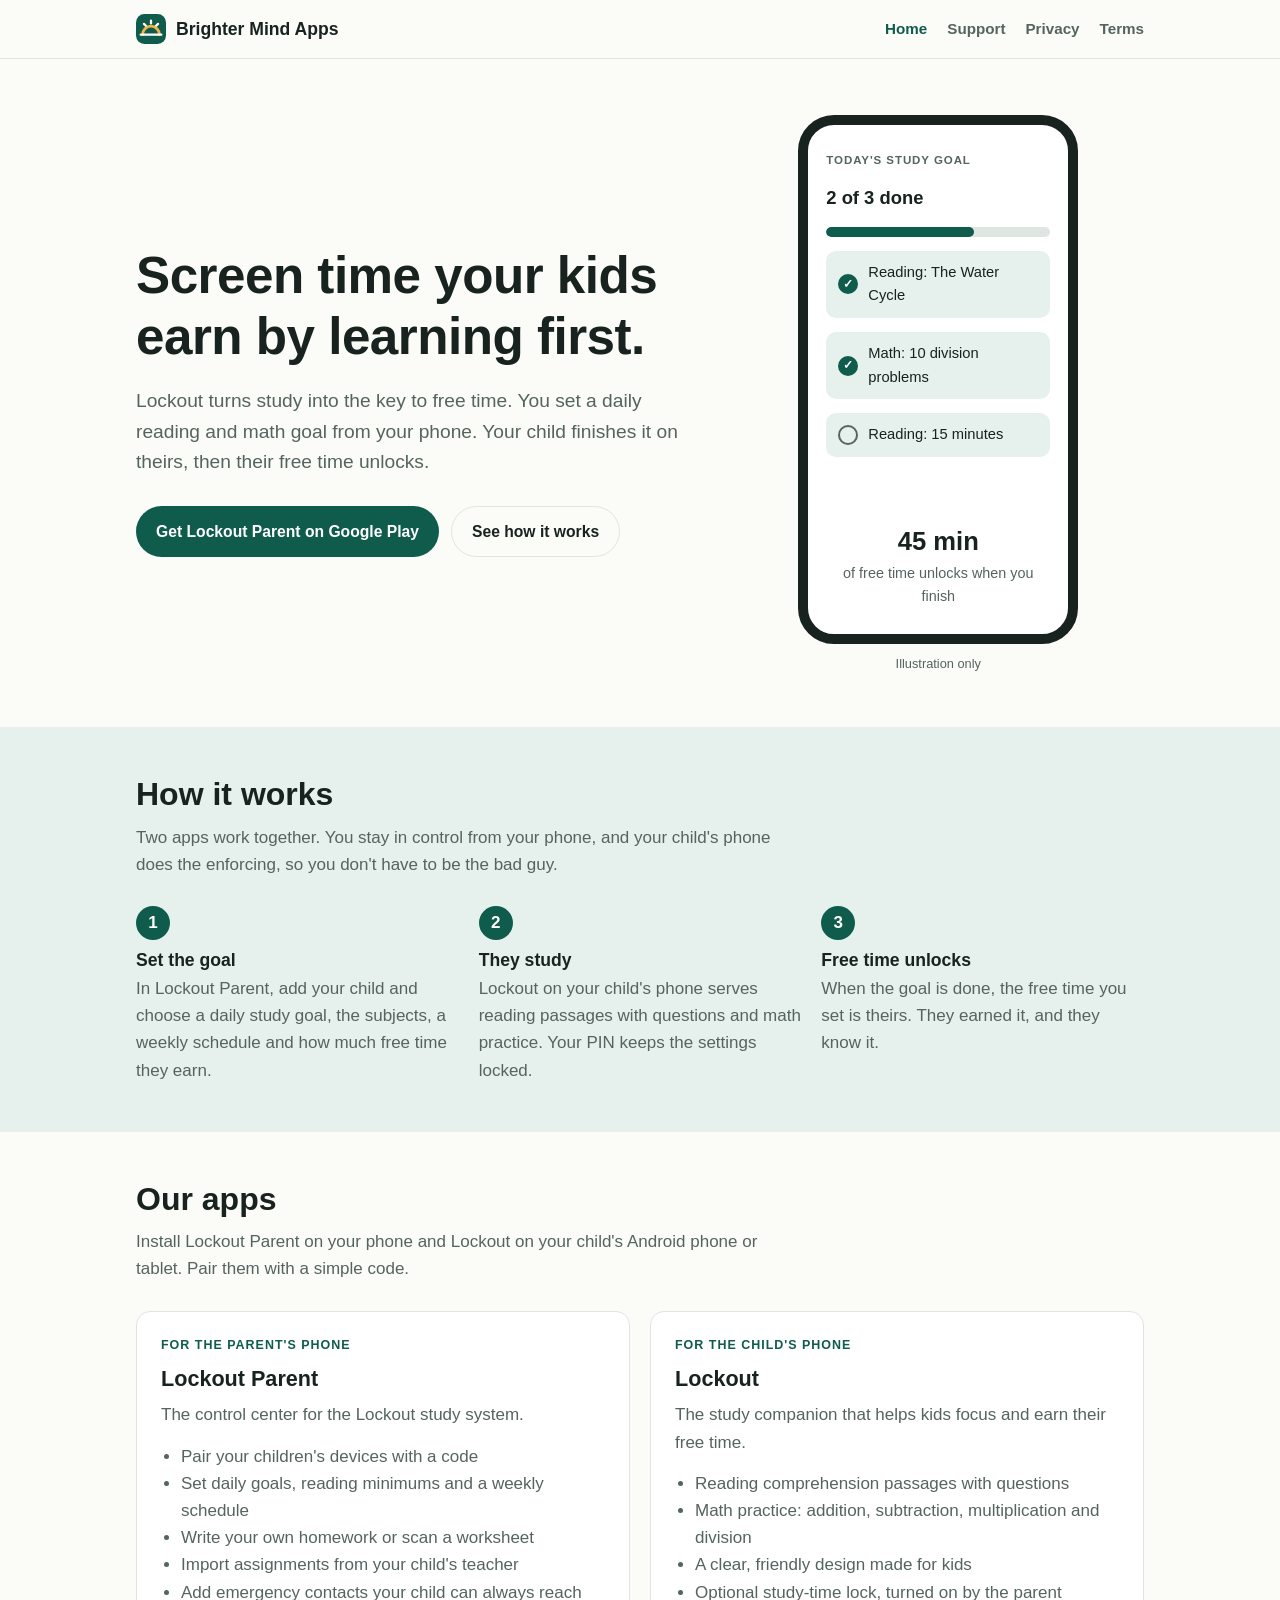
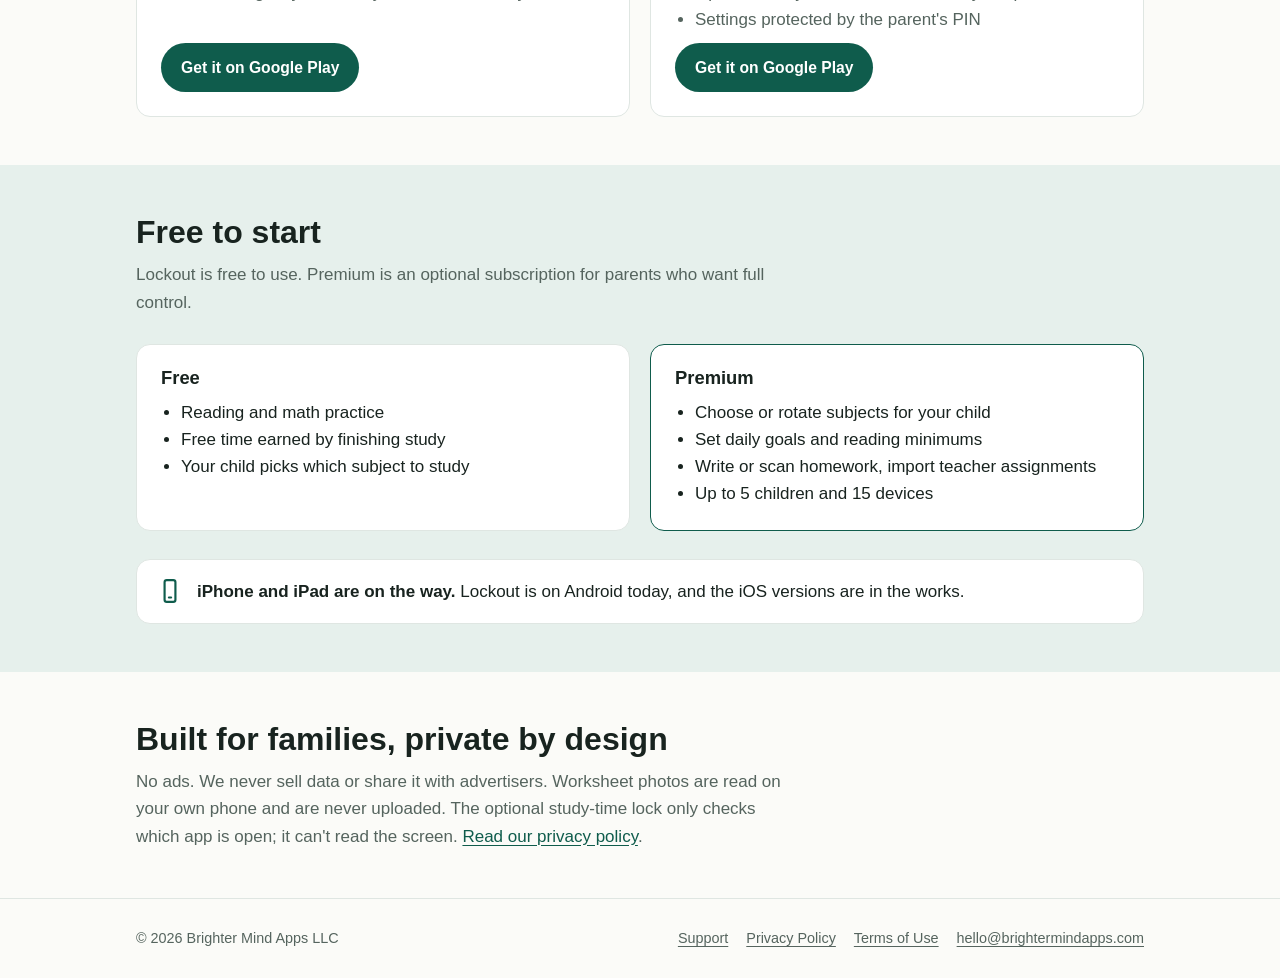
<file: index.html>
<!DOCTYPE html>
<html lang="en">
<head>
<meta charset="utf-8">
<meta name="viewport" content="width=device-width, initial-scale=1, viewport-fit=cover">
<title>Brighter Mind Apps</title>
<meta name="description" content="Lockout and Lockout Parent: kids earn screen time by finishing reading and math goals their parent sets.">
<link rel="stylesheet" href="style.css">
</head>
<body>
<header class="site-head">
  <div class="wrap">
    <a class="brand" href="./"><svg class="brand-mark" viewBox="0 0 32 32" aria-hidden="true"><rect width="32" height="32" rx="9" fill="var(--accent)"/><path d="M7 22a9 9 0 0 1 18 0" fill="none" stroke="var(--sun)" stroke-width="3" stroke-linecap="round"/><path d="M16 7v3M8.5 10.5l2 2M23.5 10.5l-2 2" stroke="var(--accent-ink)" stroke-width="2.4" stroke-linecap="round"/><path d="M5 22h22" stroke="var(--accent-ink)" stroke-width="2.4" stroke-linecap="round"/></svg>Brighter Mind Apps</a>
    <nav class="nav" aria-label="Main">
      <a href="./" aria-current="page">Home</a>
      <a href="support/">Support</a>
      <a href="privacy/">Privacy</a>
      <a href="terms/">Terms</a>
    </nav>
  </div>
</header>
<main>
<section class="hero">
  <div class="wrap">
    <div>
      <h1>Screen time your kids earn by learning first.</h1>
      <p class="lead">Lockout turns study into the key to free time. You set a daily reading and math goal from your phone. Your child finishes it on theirs, then their free time unlocks.</p>
      <div class="hero-actions">
        <a class="btn btn-primary" href="https://play.google.com/store/apps/details?id=com.brightermindapps.lockoutparent">Get Lockout Parent on Google Play</a>
        <a class="btn btn-ghost" href="#how-it-works">See how it works</a>
      </div>
    </div>
    <div>
      <div class="phone" role="img" aria-label="Illustration of the Lockout app on a child's phone: today's study goal is two of three tasks done, with 45 minutes of free time waiting to unlock.">
        <span class="eyebrow">Today's study goal</span>
        <span class="goal">2 of 3 done</span>
        <div class="meter"><span></span></div>
        <div class="task"><span class="tick done">&#10003;</span>Reading: The Water Cycle</div>
        <div class="task"><span class="tick done">&#10003;</span>Math: 10 division problems</div>
        <div class="task"><span class="tick open"></span>Reading: 15 minutes</div>
        <div class="unlock"><strong>45 min</strong>of free time unlocks when you finish</div>
      </div>
      <p class="figure-note">Illustration only</p>
    </div>
  </div>
</section>

<section class="band alt" id="how-it-works">
  <div class="wrap">
    <h2>How it works</h2>
    <p class="intro">Two apps work together. You stay in control from your phone, and your child's phone does the enforcing, so you don't have to be the bad guy.</p>
    <ol class="steps">
      <li>
        <h3>Set the goal</h3>
        <p>In Lockout Parent, add your child and choose a daily study goal, the subjects, a weekly schedule and how much free time they earn.</p>
      </li>
      <li>
        <h3>They study</h3>
        <p>Lockout on your child's phone serves reading passages with questions and math practice. Your PIN keeps the settings locked.</p>
      </li>
      <li>
        <h3>Free time unlocks</h3>
        <p>When the goal is done, the free time you set is theirs. They earned it, and they know it.</p>
      </li>
    </ol>
  </div>
</section>

<section class="band" id="apps">
  <div class="wrap">
    <h2>Our apps</h2>
    <p class="intro">Install Lockout Parent on your phone and Lockout on your child's Android phone or tablet. Pair them with a simple code.</p>
    <div class="apps">
      <article class="app">
        <span class="where">For the parent's phone</span>
        <h3>Lockout Parent</h3>
        <p>The control center for the Lockout study system.</p>
        <ul>
          <li>Pair your children's devices with a code</li>
          <li>Set daily goals, reading minimums and a weekly schedule</li>
          <li>Write your own homework or scan a worksheet</li>
          <li>Import assignments from your child's teacher</li>
          <li>Add emergency contacts your child can always reach</li>
        </ul>
        <a class="btn btn-primary" href="https://play.google.com/store/apps/details?id=com.brightermindapps.lockoutparent">Get it on Google Play</a>
      </article>
      <article class="app">
        <span class="where">For the child's phone</span>
        <h3>Lockout</h3>
        <p>The study companion that helps kids focus and earn their free time.</p>
        <ul>
          <li>Reading comprehension passages with questions</li>
          <li>Math practice: addition, subtraction, multiplication and division</li>
          <li>A clear, friendly design made for kids</li>
          <li>Optional study-time lock, turned on by the parent</li>
          <li>Settings protected by the parent's PIN</li>
        </ul>
        <a class="btn btn-primary" href="https://play.google.com/store/apps/details?id=com.brightermindapps.lockout">Get it on Google Play</a>
      </article>
    </div>
  </div>
</section>

<section class="band alt" id="plans">
  <div class="wrap">
    <h2>Free to start</h2>
    <p class="intro">Lockout is free to use. Premium is an optional subscription for parents who want full control.</p>
    <div class="plans">
      <div class="plan">
        <h3>Free</h3>
        <ul>
          <li>Reading and math practice</li>
          <li>Free time earned by finishing study</li>
          <li>Your child picks which subject to study</li>
        </ul>
      </div>
      <div class="plan premium">
        <h3>Premium</h3>
        <ul>
          <li>Choose or rotate subjects for your child</li>
          <li>Set daily goals and reading minimums</li>
          <li>Write or scan homework, import teacher assignments</li>
          <li>Up to 5 children and 15 devices</li>
        </ul>
      </div>
    </div>
    <div class="note-strip">
      <svg viewBox="0 0 24 24" fill="none" stroke="currentColor" stroke-width="2" stroke-linecap="round" stroke-linejoin="round" aria-hidden="true"><rect x="7" y="2" width="10" height="20" rx="2"/><path d="M11 18h2"/></svg>
      <p><strong>iPhone and iPad are on the way.</strong> Lockout is on Android today, and the iOS versions are in the works.</p>
    </div>
  </div>
</section>

<section class="band" id="privacy-promise">
  <div class="wrap">
    <h2>Built for families, private by design</h2>
    <p class="intro">No ads. We never sell data or share it with advertisers. Worksheet photos are read on your own phone and are never uploaded. The optional study-time lock only checks which app is open; it can't read the screen. <a href="privacy/">Read our privacy policy</a>.</p>
  </div>
</section>

</main>
<footer class="site-foot">
  <div class="wrap">
    <span>&copy; 2026 Brighter Mind Apps LLC</span>
    <nav aria-label="Footer">
      <a href="support/">Support</a>
      <a href="privacy/">Privacy Policy</a>
      <a href="terms/">Terms of Use</a>
      <a href="mailto:hello@brightermindapps.com">hello@brightermindapps.com</a>
    </nav>
  </div>
</footer>
</body>
</html>
</file>
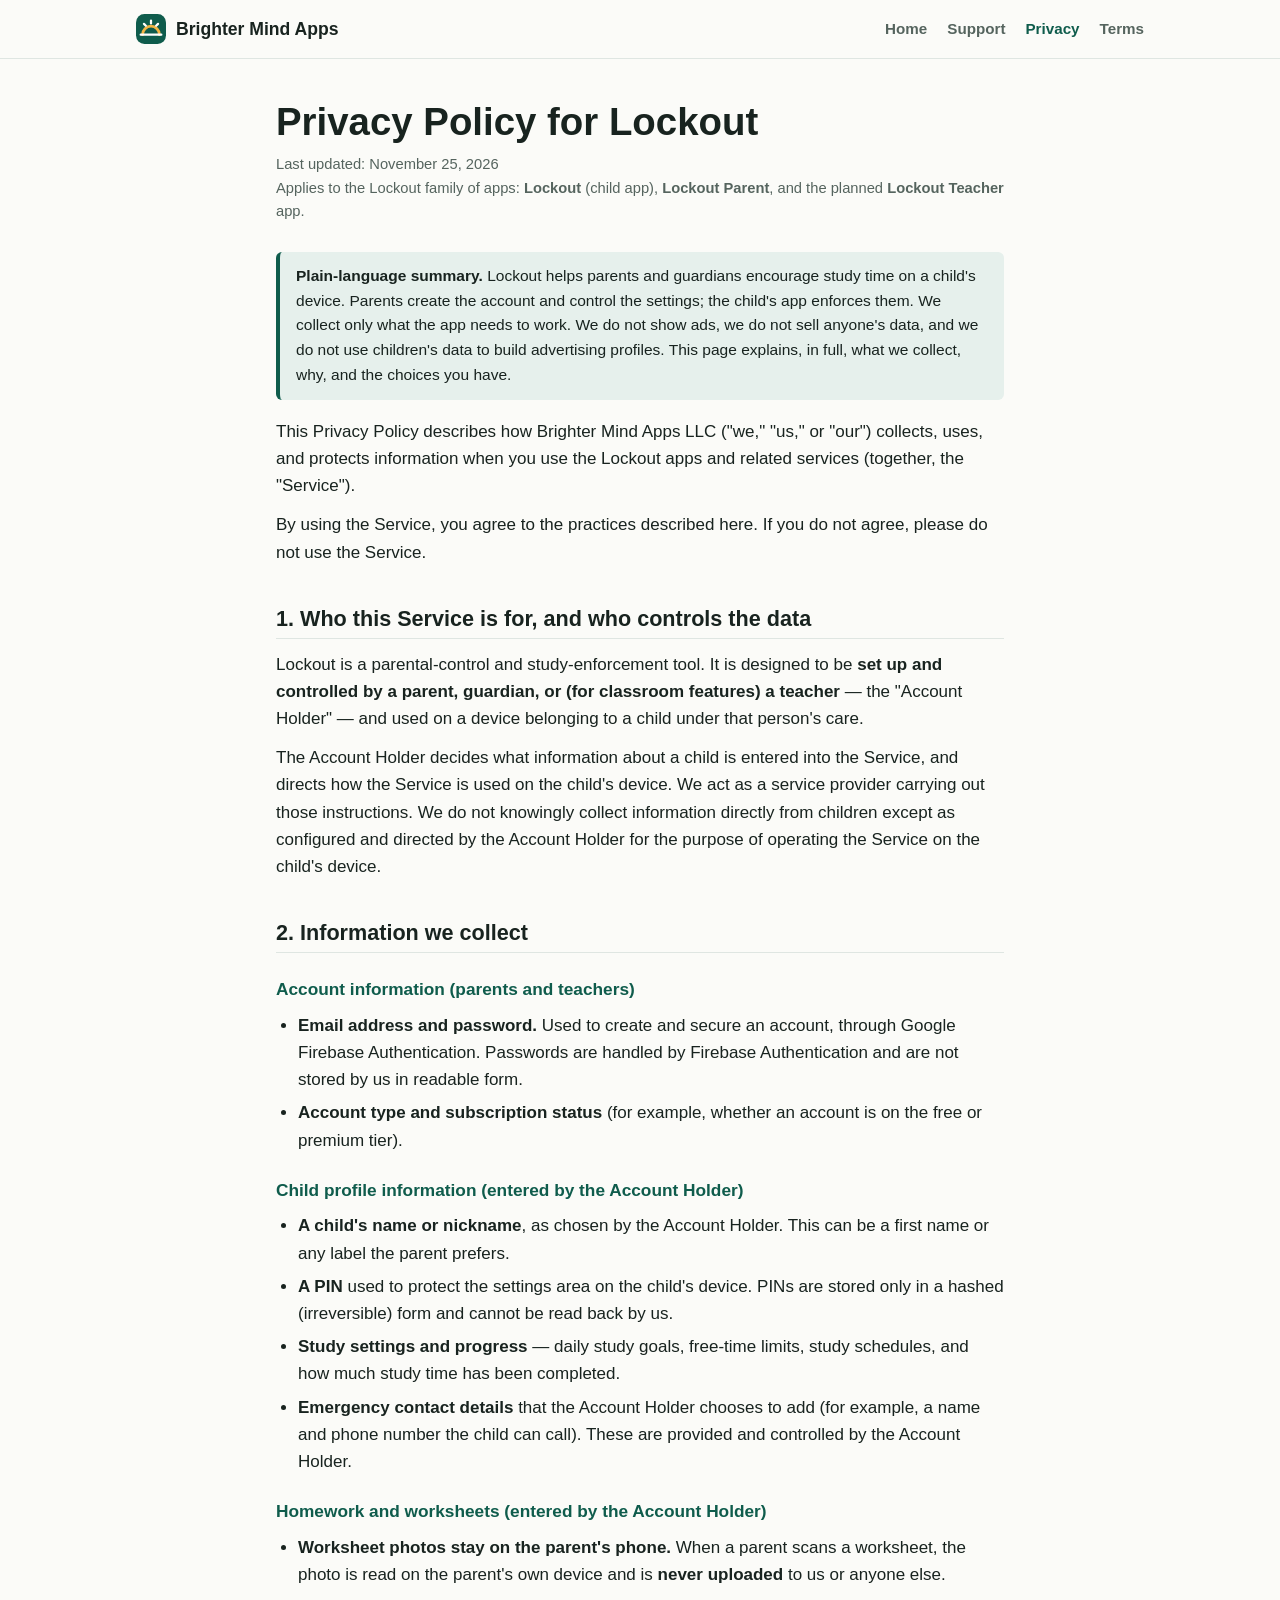
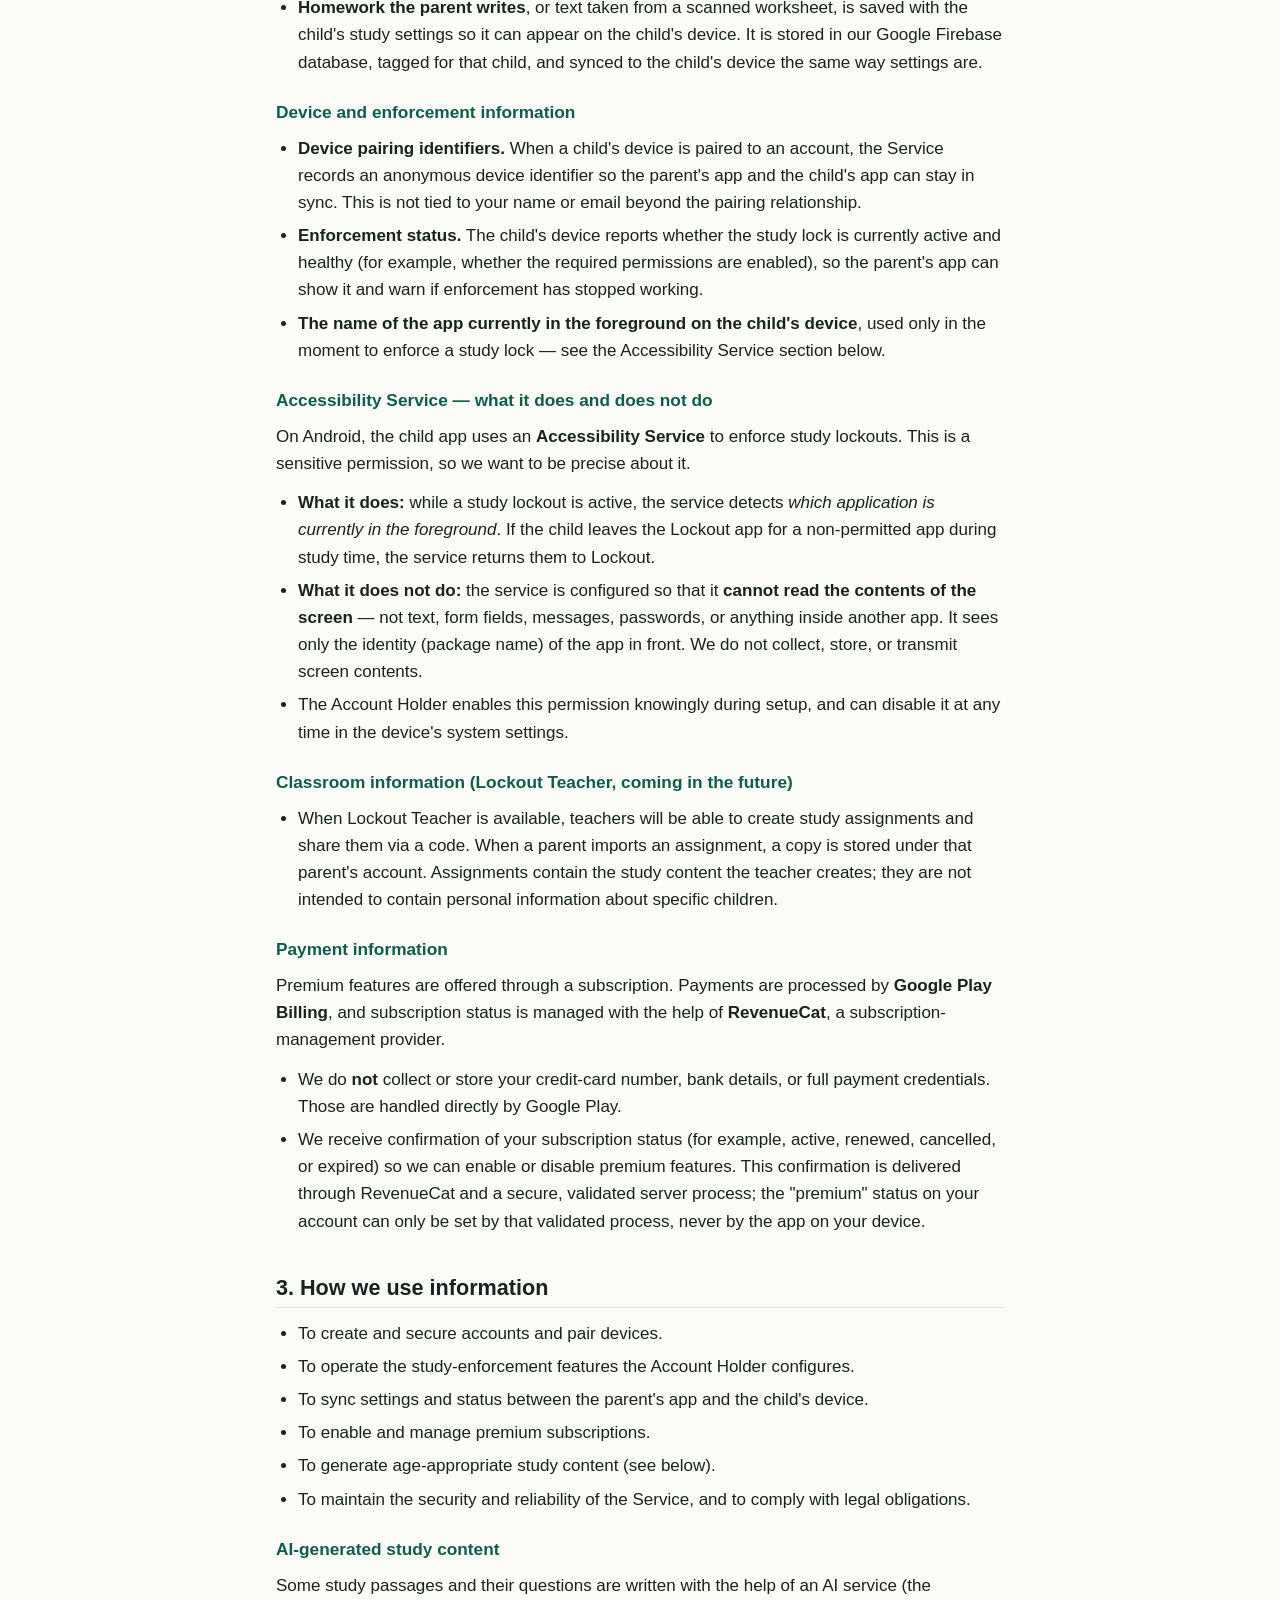
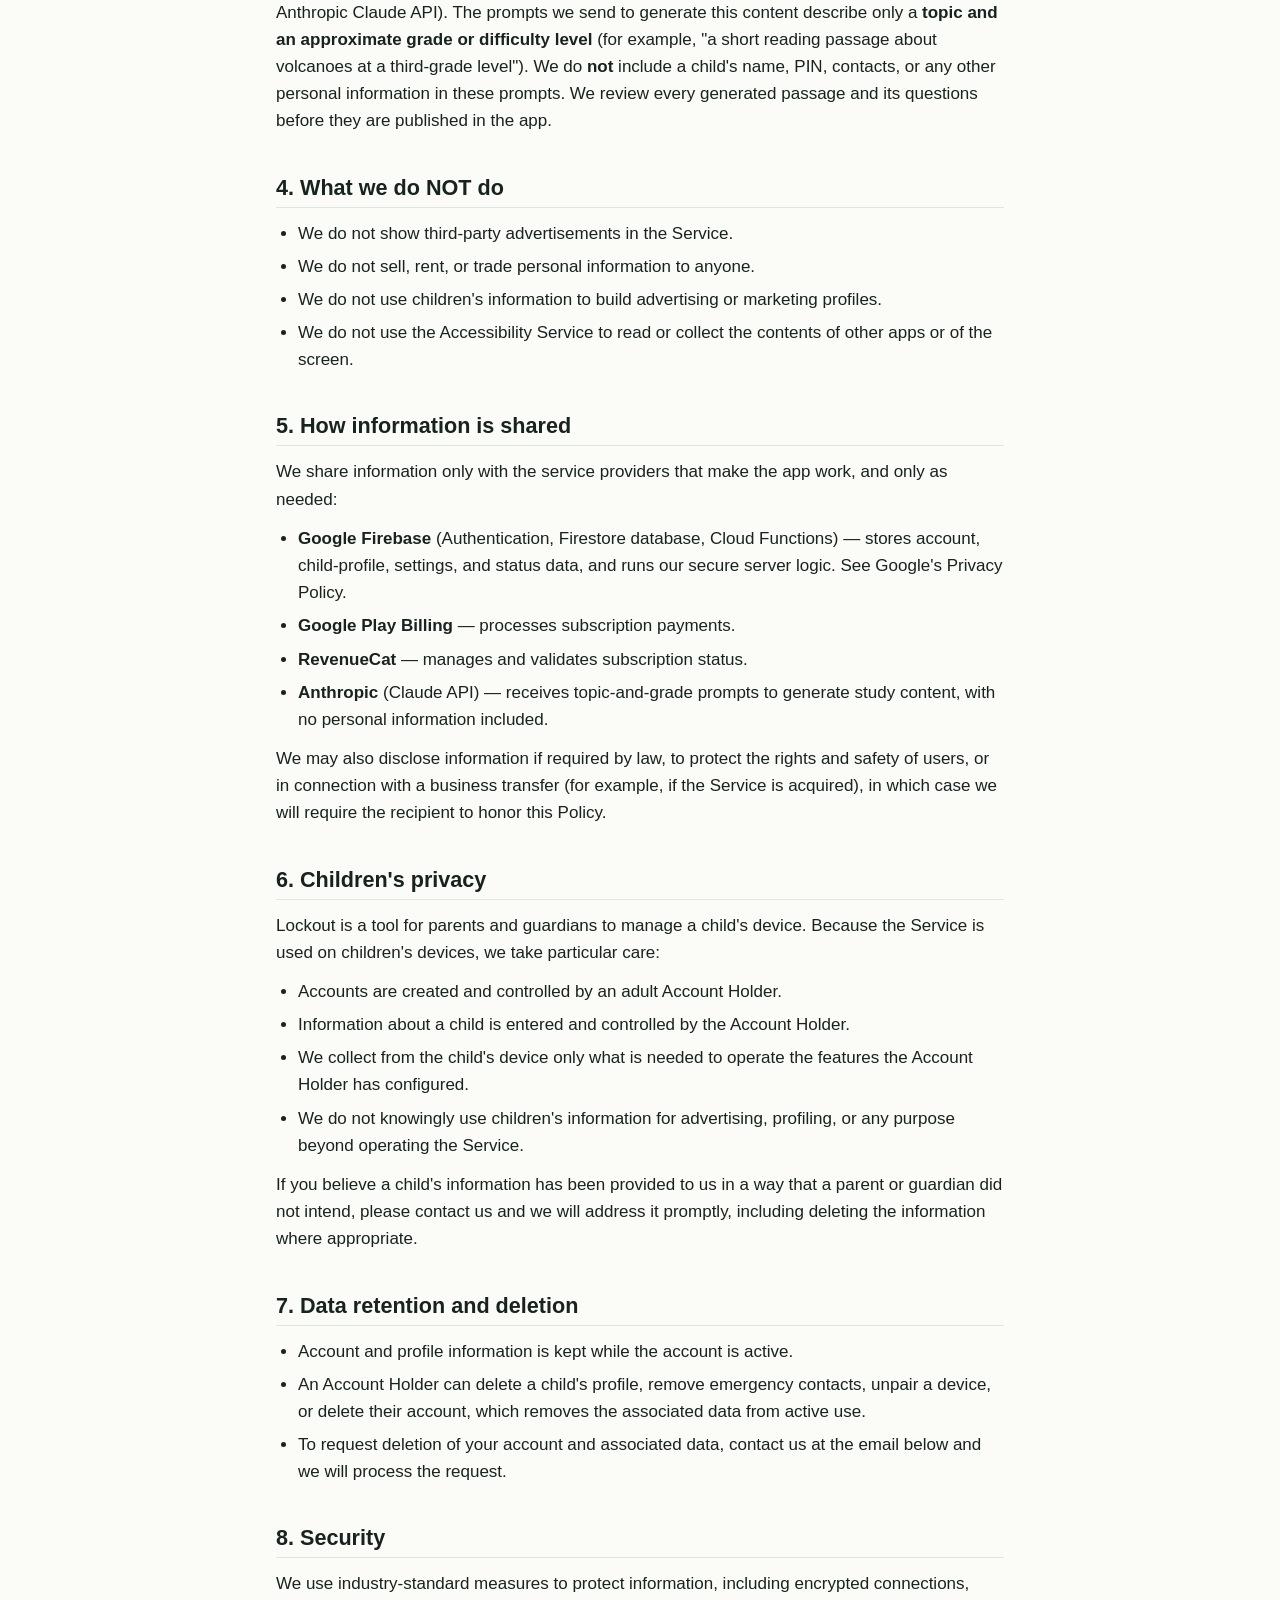
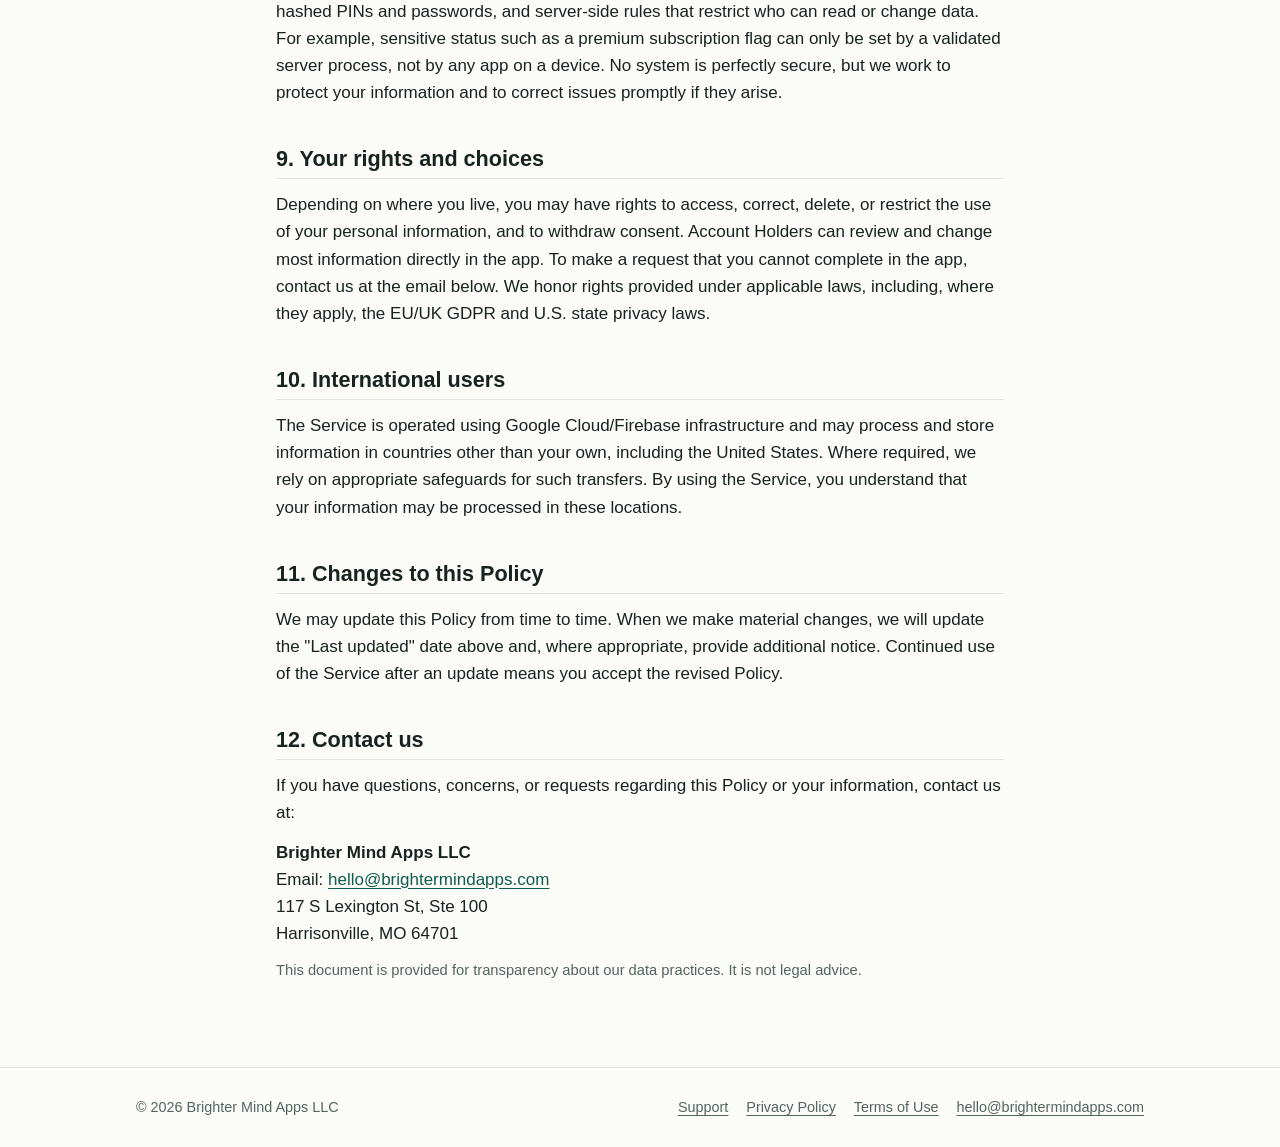
<file: privacy/index.html>
<!DOCTYPE html>
<html lang="en">
<head>
<meta charset="utf-8">
<meta name="viewport" content="width=device-width, initial-scale=1, viewport-fit=cover">
<title>Privacy Policy | Brighter Mind Apps</title>
<meta name="description" content="How the Lockout apps collect, use and protect information.">
<link rel="stylesheet" href="../style.css">
</head>
<body>
<header class="site-head">
  <div class="wrap">
    <a class="brand" href="../"><svg class="brand-mark" viewBox="0 0 32 32" aria-hidden="true"><rect width="32" height="32" rx="9" fill="var(--accent)"/><path d="M7 22a9 9 0 0 1 18 0" fill="none" stroke="var(--sun)" stroke-width="3" stroke-linecap="round"/><path d="M16 7v3M8.5 10.5l2 2M23.5 10.5l-2 2" stroke="var(--accent-ink)" stroke-width="2.4" stroke-linecap="round"/><path d="M5 22h22" stroke="var(--accent-ink)" stroke-width="2.4" stroke-linecap="round"/></svg>Brighter Mind Apps</a>
    <nav class="nav" aria-label="Main">
      <a href="../">Home</a>
      <a href="../support/">Support</a>
      <a href="../privacy/" aria-current="page">Privacy</a>
      <a href="../terms/">Terms</a>
    </nav>
  </div>
</header>
<main>
<div class="wrap doc">
<h1>Privacy Policy for Lockout</h1>
<p class="meta">
  Last updated: November 25, 2026<br>
  Applies to the Lockout family of apps: <strong>Lockout</strong> (child app),
  <strong>Lockout Parent</strong>, and the planned <strong>Lockout Teacher</strong> app.
</p>

<div class="note">
  <strong>Plain-language summary.</strong> Lockout helps parents and guardians
  encourage study time on a child's device. Parents create the account and
  control the settings; the child's app enforces them. We collect only what the
  app needs to work. We do not show ads, we do not sell anyone's data, and we do
  not use children's data to build advertising profiles. This page explains, in
  full, what we collect, why, and the choices you have.
</div>

<p>
  This Privacy Policy describes how
  Brighter Mind Apps LLC ("we," "us," or
  "our") collects, uses, and protects information when you use the Lockout
  apps and related services (together, the "Service").
</p>
<p>
  By using the Service, you agree to the practices described here. If you do not
  agree, please do not use the Service.
</p>

<h2>1. Who this Service is for, and who controls the data</h2>
<p>
  Lockout is a parental-control and study-enforcement tool. It is designed to be
  <strong>set up and controlled by a parent, guardian, or (for classroom
  features) a teacher</strong> — the "Account Holder" — and used on a device
  belonging to a child under that person's care.
</p>
<p>
  The Account Holder decides what information about a child is entered into the
  Service, and directs how the Service is used on the child's device. We act as
  a service provider carrying out those instructions. We do not knowingly
  collect information directly from children except as configured and directed
  by the Account Holder for the purpose of operating the Service on the child's
  device.
</p>

<h2>2. Information we collect</h2>

<h3>Account information (parents and teachers)</h3>
<ul>
  <li><strong>Email address and password.</strong> Used to create and secure an
    account, through Google Firebase Authentication. Passwords are handled by
    Firebase Authentication and are not stored by us in readable form.</li>
  <li><strong>Account type and subscription status</strong> (for example,
    whether an account is on the free or premium tier).</li>
</ul>

<h3>Child profile information (entered by the Account Holder)</h3>
<ul>
  <li><strong>A child's name or nickname</strong>, as chosen by the Account
    Holder. This can be a first name or any label the parent prefers.</li>
  <li><strong>A PIN</strong> used to protect the settings area on the child's
    device. PINs are stored only in a hashed (irreversible) form and cannot be
    read back by us.</li>
  <li><strong>Study settings and progress</strong> — daily study goals, free-time
    limits, study schedules, and how much study time has been completed.</li>
  <li><strong>Emergency contact details</strong> that the Account Holder chooses
    to add (for example, a name and phone number the child can call). These are
    provided and controlled by the Account Holder.</li>
</ul>

<h3>Homework and worksheets (entered by the Account Holder)</h3>
<ul>
  <li><strong>Worksheet photos stay on the parent's phone.</strong> When a parent
    scans a worksheet, the photo is read on the parent's own device and is
    <strong>never uploaded</strong> to us or anyone else.</li>
  <li><strong>Homework the parent writes</strong>, or text taken from a scanned
    worksheet, is saved with the child's study settings so it can appear on the
    child's device. It is stored in our Google Firebase database, tagged for that
    child, and synced to the child's device the same way settings are.</li>
</ul>

<h3>Device and enforcement information</h3>
<ul>
  <li><strong>Device pairing identifiers.</strong> When a child's device is
    paired to an account, the Service records an anonymous device identifier so
    the parent's app and the child's app can stay in sync. This is not tied to
    your name or email beyond the pairing relationship.</li>
  <li><strong>Enforcement status.</strong> The child's device reports whether the
    study lock is currently active and healthy (for example, whether the
    required permissions are enabled), so the parent's app can show it and warn
    if enforcement has stopped working.</li>
  <li><strong>The name of the app currently in the foreground on the child's
    device</strong>, used only in the moment to enforce a study lock — see the
    Accessibility Service section below.</li>
</ul>

<h3>Accessibility Service — what it does and does not do</h3>
<p>
  On Android, the child app uses an <strong>Accessibility Service</strong> to
  enforce study lockouts. This is a sensitive permission, so we want to be
  precise about it.
</p>
<ul>
  <li><strong>What it does:</strong> while a study lockout is active, the service
    detects <em>which application is currently in the foreground</em>. If the
    child leaves the Lockout app for a non-permitted app during study time, the
    service returns them to Lockout.</li>
  <li><strong>What it does not do:</strong> the service is configured so that it
    <strong>cannot read the contents of the screen</strong> — not text, form
    fields, messages, passwords, or anything inside another app. It sees only
    the identity (package name) of the app in front. We do not collect, store,
    or transmit screen contents.</li>
  <li>The Account Holder enables this permission knowingly during setup, and can
    disable it at any time in the device's system settings.</li>
</ul>

<h3>Classroom information (Lockout Teacher, coming in the future)</h3>
<ul>
  <li>When Lockout Teacher is available, teachers will be able to create study assignments and share them via a code. When a
    parent imports an assignment, a copy is stored under that parent's account.
    Assignments contain the study content the teacher creates; they are not
    intended to contain personal information about specific children.</li>
</ul>

<h3>Payment information</h3>
<p>
  Premium features are offered through a subscription. Payments are processed by
  <strong>Google Play Billing</strong>, and subscription status is managed with
  the help of <strong>RevenueCat</strong>, a subscription-management provider.
</p>
<ul>
  <li>We do <strong>not</strong> collect or store your credit-card number, bank
    details, or full payment credentials. Those are handled directly by Google
    Play.</li>
  <li>We receive confirmation of your subscription status (for example, active,
    renewed, cancelled, or expired) so we can enable or disable premium
    features. This confirmation is delivered through RevenueCat and a secure,
    validated server process; the "premium" status on your account can only be
    set by that validated process, never by the app on your device.</li>
</ul>

<h2>3. How we use information</h2>
<ul>
  <li>To create and secure accounts and pair devices.</li>
  <li>To operate the study-enforcement features the Account Holder configures.</li>
  <li>To sync settings and status between the parent's app and the child's
    device.</li>
  <li>To enable and manage premium subscriptions.</li>
  <li>To generate age-appropriate study content (see below).</li>
  <li>To maintain the security and reliability of the Service, and to comply with
    legal obligations.</li>
</ul>

<h3>AI-generated study content</h3>
<p>
  Some study passages and their questions are written with the help of an AI service (the
  Anthropic Claude API). The prompts we send to generate this content describe
  only a <strong>topic and an approximate grade or difficulty level</strong>
  (for example, "a short reading passage about volcanoes at a third-grade
  level"). We do <strong>not</strong> include a child's name, PIN, contacts, or
  any other personal information in these prompts. We review every generated passage and its questions
  before they are published in the app.
</p>

<h2>4. What we do NOT do</h2>
<ul>
  <li>We do not show third-party advertisements in the Service.</li>
  <li>We do not sell, rent, or trade personal information to anyone.</li>
  <li>We do not use children's information to build advertising or marketing
    profiles.</li>
  <li>We do not use the Accessibility Service to read or collect the contents of
    other apps or of the screen.</li>
</ul>

<h2>5. How information is shared</h2>
<p>
  We share information only with the service providers that make the app work,
  and only as needed:
</p>
<ul>
  <li><strong>Google Firebase</strong> (Authentication, Firestore database,
    Cloud Functions) — stores account, child-profile, settings, and status data,
    and runs our secure server logic. See Google's Privacy Policy.</li>
  <li><strong>Google Play Billing</strong> — processes subscription payments.</li>
  <li><strong>RevenueCat</strong> — manages and validates subscription status.</li>
  <li><strong>Anthropic</strong> (Claude API) — receives topic-and-grade prompts
    to generate study content, with no personal information included.</li>
</ul>
<p>
  We may also disclose information if required by law, to protect the rights and
  safety of users, or in connection with a business transfer (for example, if
  the Service is acquired), in which case we will require the recipient to honor
  this Policy.
</p>

<h2>6. Children's privacy</h2>
<p>
  Lockout is a tool for parents and guardians to manage a child's device.
  Because the Service is used on children's devices, we take particular care:
</p>
<ul>
  <li>Accounts are created and controlled by an adult Account Holder.</li>
  <li>Information about a child is entered and controlled by the Account
    Holder.</li>
  <li>We collect from the child's device only what is needed to operate the
    features the Account Holder has configured.</li>
  <li>We do not knowingly use children's information for advertising, profiling,
    or any purpose beyond operating the Service.</li>
</ul>
<p>
  If you believe a child's information has been provided to us in a way that a
  parent or guardian did not intend, please contact us and we will address it
  promptly, including deleting the information where appropriate.
</p>

<h2>7. Data retention and deletion</h2>
<ul>
  <li>Account and profile information is kept while the account is active.</li>
  <li>An Account Holder can delete a child's profile, remove emergency contacts,
    unpair a device, or delete their account, which removes the associated data
    from active use.</li>
  <li>To request deletion of your account and associated data, contact us at the
    email below and we will process the request.</li>
</ul>

<h2>8. Security</h2>
<p>
  We use industry-standard measures to protect information, including encrypted
  connections, hashed PINs and passwords, and server-side rules that restrict
  who can read or change data. For example, sensitive status such as a premium
  subscription flag can only be set by a validated server process, not by any
  app on a device. No system is perfectly secure, but we work to protect your
  information and to correct issues promptly if they arise.
</p>

<h2>9. Your rights and choices</h2>
<p>
  Depending on where you live, you may have rights to access, correct, delete,
  or restrict the use of your personal information, and to withdraw consent.
  Account Holders can review and change most information directly in the app. To
  make a request that you cannot complete in the app, contact us at the email
  below. We honor rights provided under applicable laws, including, where they
  apply, the EU/UK GDPR and U.S. state privacy laws.
</p>

<h2>10. International users</h2>
<p>
  The Service is operated using Google Cloud/Firebase infrastructure and may
  process and store information in countries other than your own, including the
  United States. Where required, we rely on appropriate safeguards for such
  transfers. By using the Service, you understand that your information may be
  processed in these locations.
</p>

<h2>11. Changes to this Policy</h2>
<p>
  We may update this Policy from time to time. When we make material changes, we
  will update the "Last updated" date above and, where appropriate, provide
  additional notice. Continued use of the Service after an update means you
  accept the revised Policy.
</p>

<h2>12. Contact us</h2>
<p>
  If you have questions, concerns, or requests regarding this Policy or your
  information, contact us at:
</p>
<p>
  <strong>Brighter Mind Apps LLC</strong><br>
  Email: <a href="mailto:hello@brightermindapps.com">hello@brightermindapps.com</a><br>
  117 S Lexington St, Ste 100<br>
  Harrisonville, MO 64701
</p>

<p class="meta">
  This document is provided for transparency about our data practices. It is not
  legal advice.
</p>
</div>

</main>
<footer class="site-foot">
  <div class="wrap">
    <span>&copy; 2026 Brighter Mind Apps LLC</span>
    <nav aria-label="Footer">
      <a href="../support/">Support</a>
      <a href="../privacy/">Privacy Policy</a>
      <a href="../terms/">Terms of Use</a>
      <a href="mailto:hello@brightermindapps.com">hello@brightermindapps.com</a>
    </nav>
  </div>
</footer>
</body>
</html>
</file>
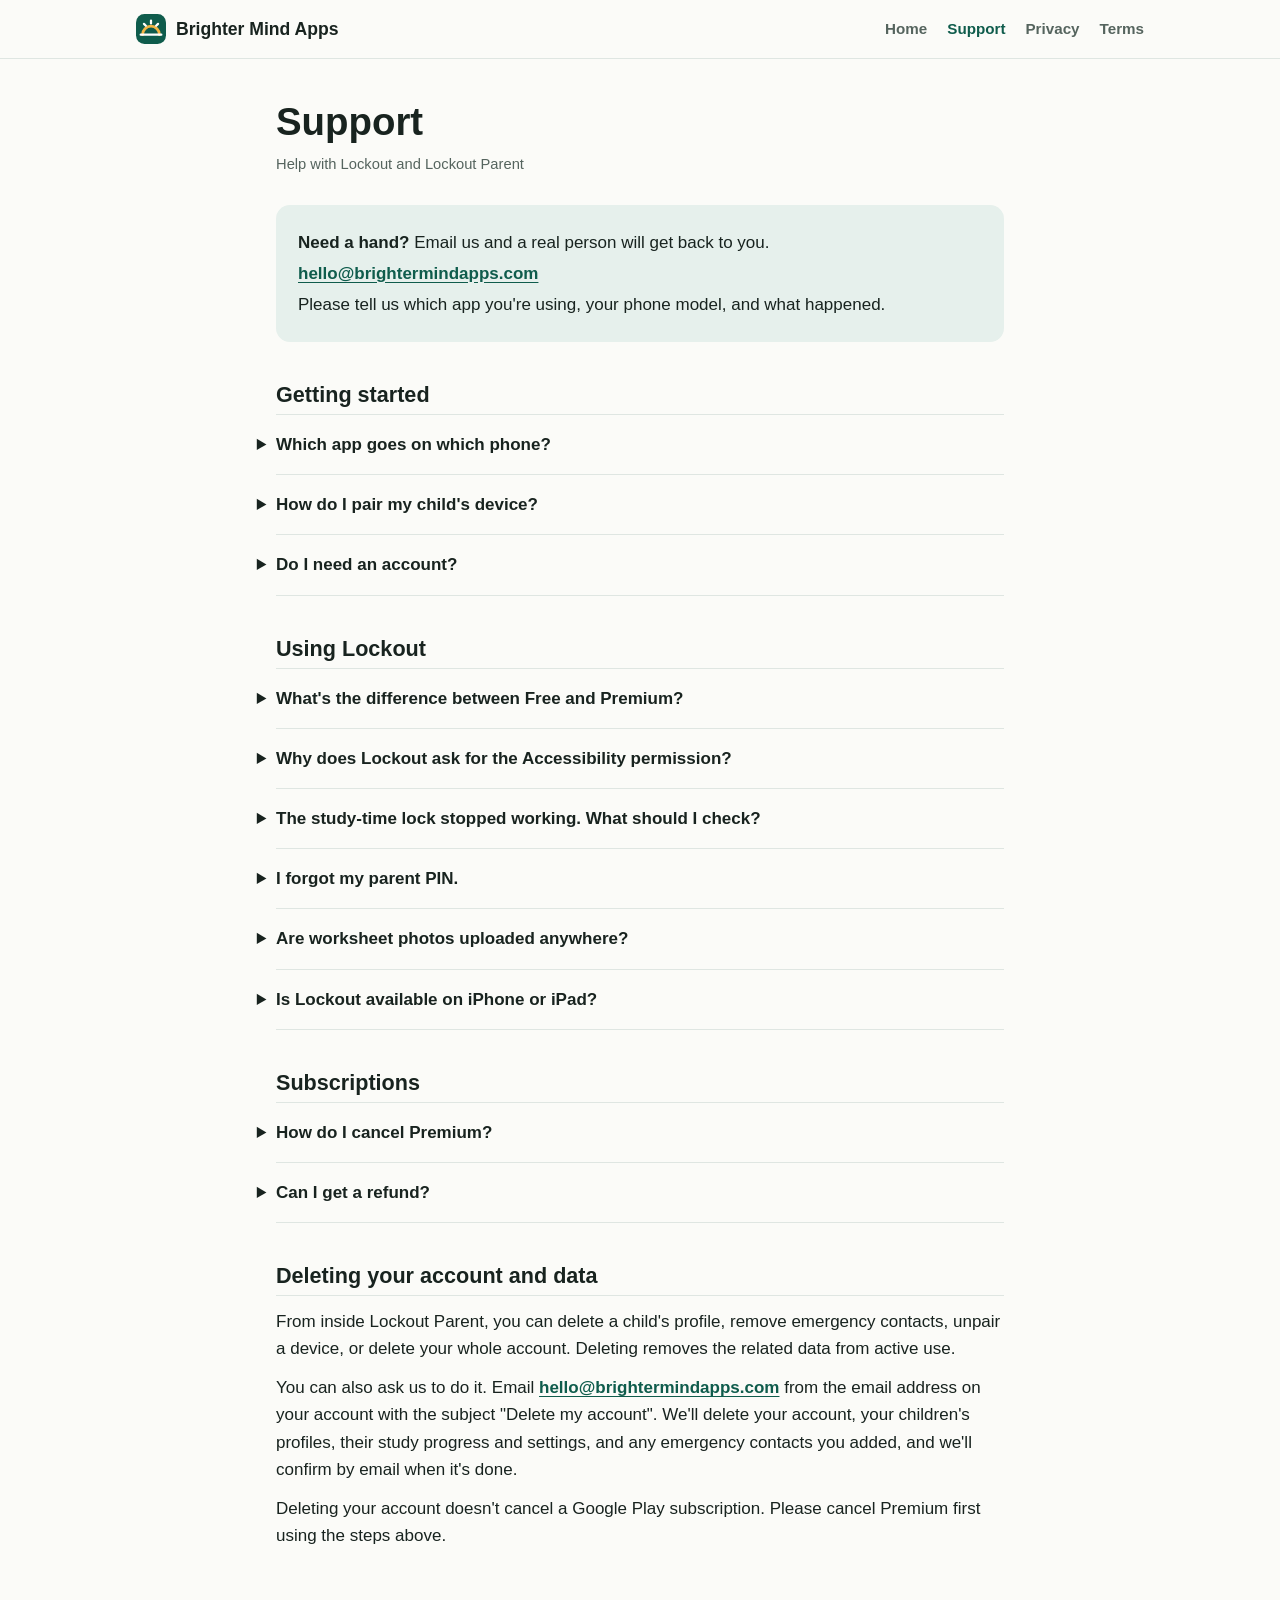
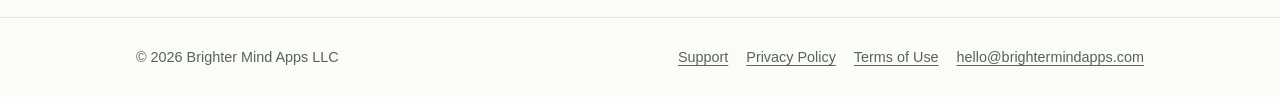
<file: support/index.html>
<!DOCTYPE html>
<html lang="en">
<head>
<meta charset="utf-8">
<meta name="viewport" content="width=device-width, initial-scale=1, viewport-fit=cover">
<title>Support | Brighter Mind Apps</title>
<meta name="description" content="Help with Lockout and Lockout Parent, subscriptions, and deleting your account.">
<link rel="stylesheet" href="../style.css">
</head>
<body>
<header class="site-head">
  <div class="wrap">
    <a class="brand" href="../"><svg class="brand-mark" viewBox="0 0 32 32" aria-hidden="true"><rect width="32" height="32" rx="9" fill="var(--accent)"/><path d="M7 22a9 9 0 0 1 18 0" fill="none" stroke="var(--sun)" stroke-width="3" stroke-linecap="round"/><path d="M16 7v3M8.5 10.5l2 2M23.5 10.5l-2 2" stroke="var(--accent-ink)" stroke-width="2.4" stroke-linecap="round"/><path d="M5 22h22" stroke="var(--accent-ink)" stroke-width="2.4" stroke-linecap="round"/></svg>Brighter Mind Apps</a>
    <nav class="nav" aria-label="Main">
      <a href="../">Home</a>
      <a href="../support/" aria-current="page">Support</a>
      <a href="../privacy/">Privacy</a>
      <a href="../terms/">Terms</a>
    </nav>
  </div>
</header>
<main>
<div class="wrap doc">
  <h1>Support</h1>
  <p class="meta">Help with Lockout and Lockout Parent</p>

  <div class="contact-card">
    <p><strong>Need a hand?</strong> Email us and a real person will get back to you.</p>
    <p><a class="email" href="mailto:hello@brightermindapps.com">hello@brightermindapps.com</a></p>
    <p>Please tell us which app you're using, your phone model, and what happened.</p>
  </div>

  <h2>Getting started</h2>
  <div class="faq">
    <details>
      <summary>Which app goes on which phone?</summary>
      <p><strong>Lockout Parent</strong> goes on your phone. It's where you set goals, subjects, schedules and free time. <strong>Lockout</strong> goes on your child's Android phone or tablet. It shows the study work and unlocks free time when the goal is done.</p>
    </details>
    <details>
      <summary>How do I pair my child's device?</summary>
      <ol>
        <li>Open Lockout Parent and add your child.</li>
        <li>Lockout Parent shows a pairing code.</li>
        <li>Open Lockout on your child's device and enter the code.</li>
      </ol>
      <p>Each child can have more than one device. Premium covers up to 5 children and 15 devices.</p>
    </details>
    <details>
      <summary>Do I need an account?</summary>
      <p>Yes. A parent creates the account in Lockout Parent with an email address and password. Children don't need their own account or email.</p>
    </details>
  </div>

  <h2>Using Lockout</h2>
  <div class="faq">
    <details>
      <summary>What's the difference between Free and Premium?</summary>
      <p>On the free plan, your child picks which subject to study. Premium lets you choose or rotate subjects, set daily goals and reading minimums, write or scan homework, import teacher assignments, and manage up to 5 children and 15 devices.</p>
    </details>
    <details>
      <summary>Why does Lockout ask for the Accessibility permission?</summary>
      <p>The optional study-time lock uses Android's Accessibility Service to see which app is open during study time. If your child leaves Lockout for another app before the goal is done, Lockout brings them back. It can't read the screen, messages, passwords or anything typed. You turn it on during setup, and you can turn it off at any time in the phone's settings.</p>
    </details>
    <details>
      <summary>The study-time lock stopped working. What should I check?</summary>
      <ul>
        <li>On your child's device, make sure Lockout's Accessibility permission is still on in Settings.</li>
        <li>Turn off battery optimization for Lockout. Some phones, especially Samsung, close apps in the background to save battery.</li>
        <li>Open Lockout Parent. It shows whether the lock is active and warns you if something needs attention.</li>
      </ul>
    </details>
    <details>
      <summary>I forgot my parent PIN.</summary>
      <p>On the screen where you type your PIN, tap the <strong>Reset</strong> button and follow the steps. If you're still stuck, email us from the address on your account and we'll help.</p>
    </details>
    <details>
      <summary>Are worksheet photos uploaded anywhere?</summary>
      <p>No. When you scan a worksheet, the photo is read on your own phone and never uploaded.</p>
    </details>
    <details>
      <summary>Is Lockout available on iPhone or iPad?</summary>
      <p>Not yet. Lockout is on Android today, and the iOS versions are in the works.</p>
    </details>
  </div>

  <h2>Subscriptions</h2>
  <div class="faq">
    <details>
      <summary>How do I cancel Premium?</summary>
      <p>Premium is billed through Google Play, so you manage it there:</p>
      <ol>
        <li>Open the Google Play Store app.</li>
        <li>Tap your profile picture, then <strong>Payments &amp; subscriptions</strong>, then <strong>Subscriptions</strong>.</li>
        <li>Choose Lockout Parent and tap <strong>Cancel subscription</strong>.</li>
      </ol>
      <p>Uninstalling the app doesn't cancel the subscription. You keep Premium until the end of the period you've paid for.</p>
    </details>
    <details>
      <summary>Can I get a refund?</summary>
      <p>Refunds are handled by Google Play under its refund policy. You can request one from your Google Play order history.</p>
    </details>
  </div>

  <h2 id="delete-account">Deleting your account and data</h2>
  <p>From inside Lockout Parent, you can delete a child's profile, remove emergency contacts, unpair a device, or delete your whole account. Deleting removes the related data from active use.</p>
  <p>You can also ask us to do it. Email <a class="email" href="mailto:hello@brightermindapps.com">hello@brightermindapps.com</a> from the email address on your account with the subject "Delete my account". We'll delete your account, your children's profiles, their study progress and settings, and any emergency contacts you added, and we'll confirm by email when it's done.</p>
  <p>Deleting your account doesn't cancel a Google Play subscription. Please cancel Premium first using the steps above.</p>
</div>

</main>
<footer class="site-foot">
  <div class="wrap">
    <span>&copy; 2026 Brighter Mind Apps LLC</span>
    <nav aria-label="Footer">
      <a href="../support/">Support</a>
      <a href="../privacy/">Privacy Policy</a>
      <a href="../terms/">Terms of Use</a>
      <a href="mailto:hello@brightermindapps.com">hello@brightermindapps.com</a>
    </nav>
  </div>
</footer>
</body>
</html>
</file>
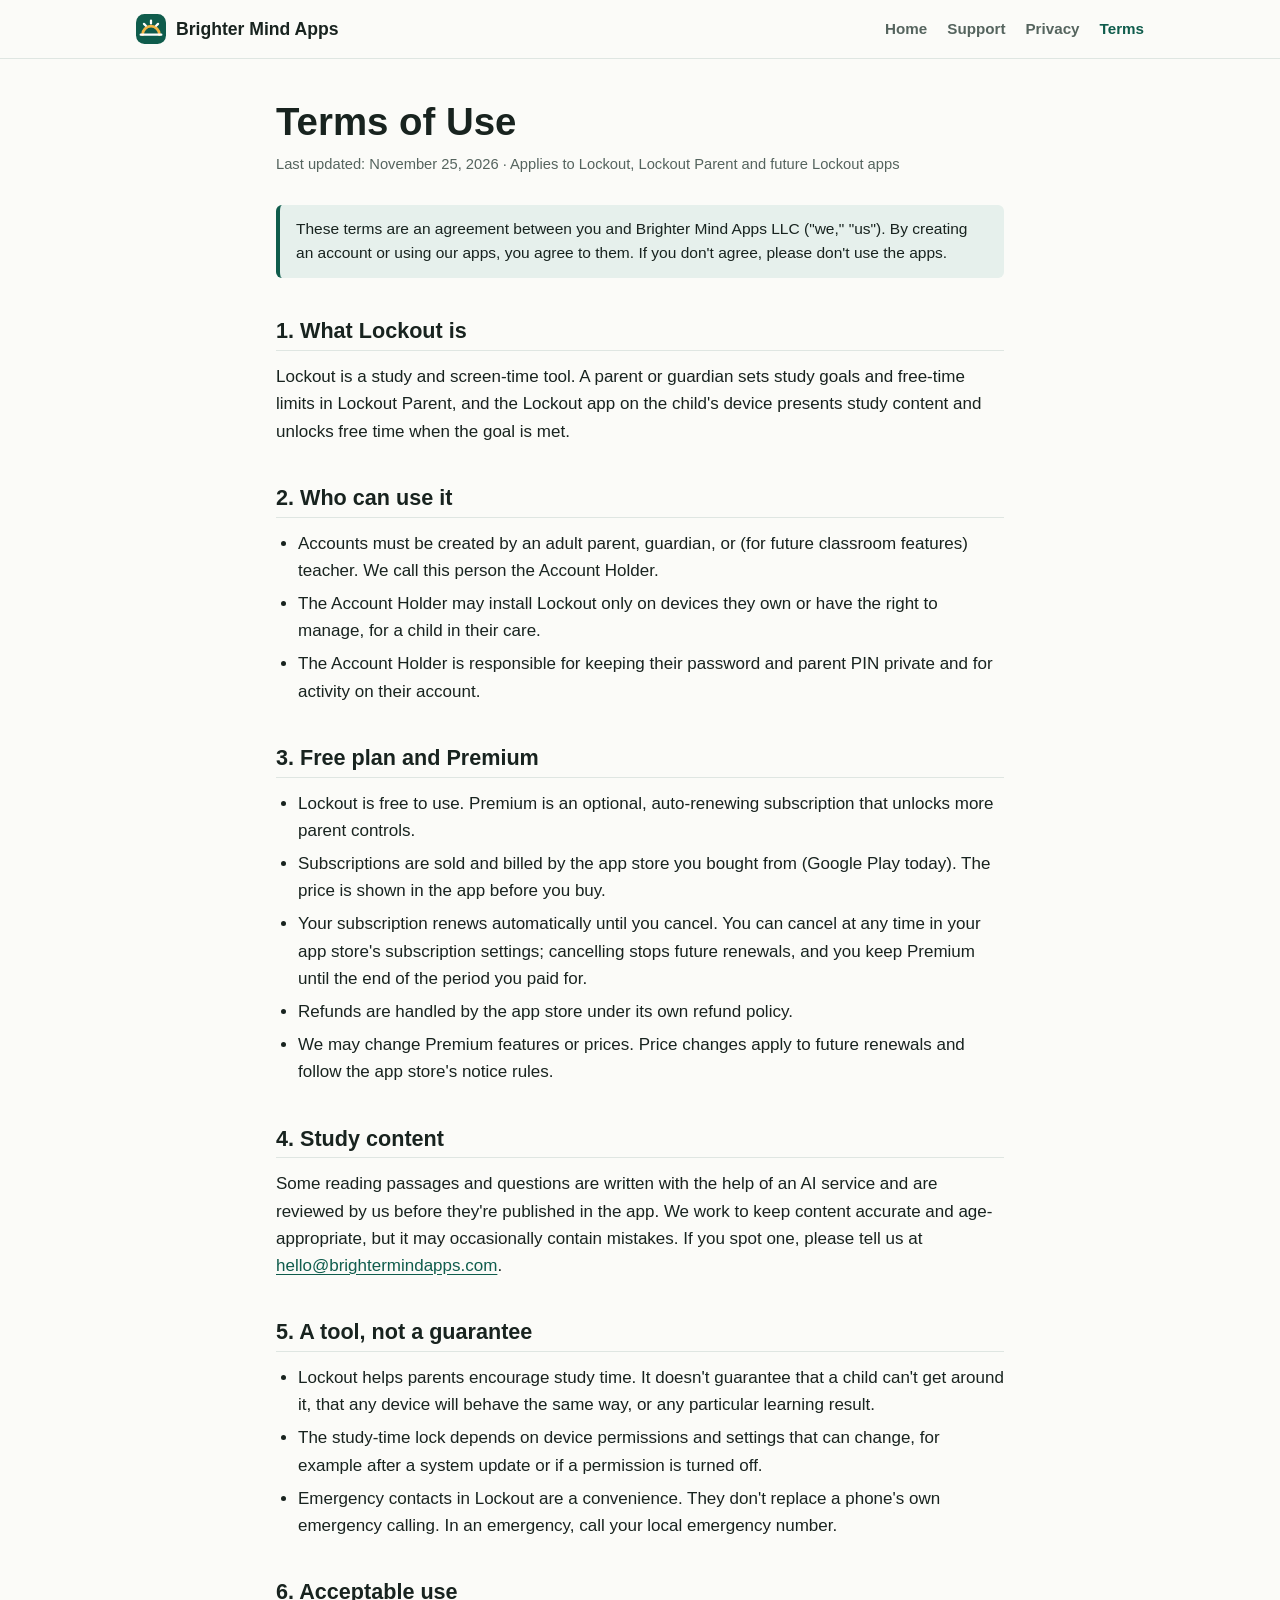
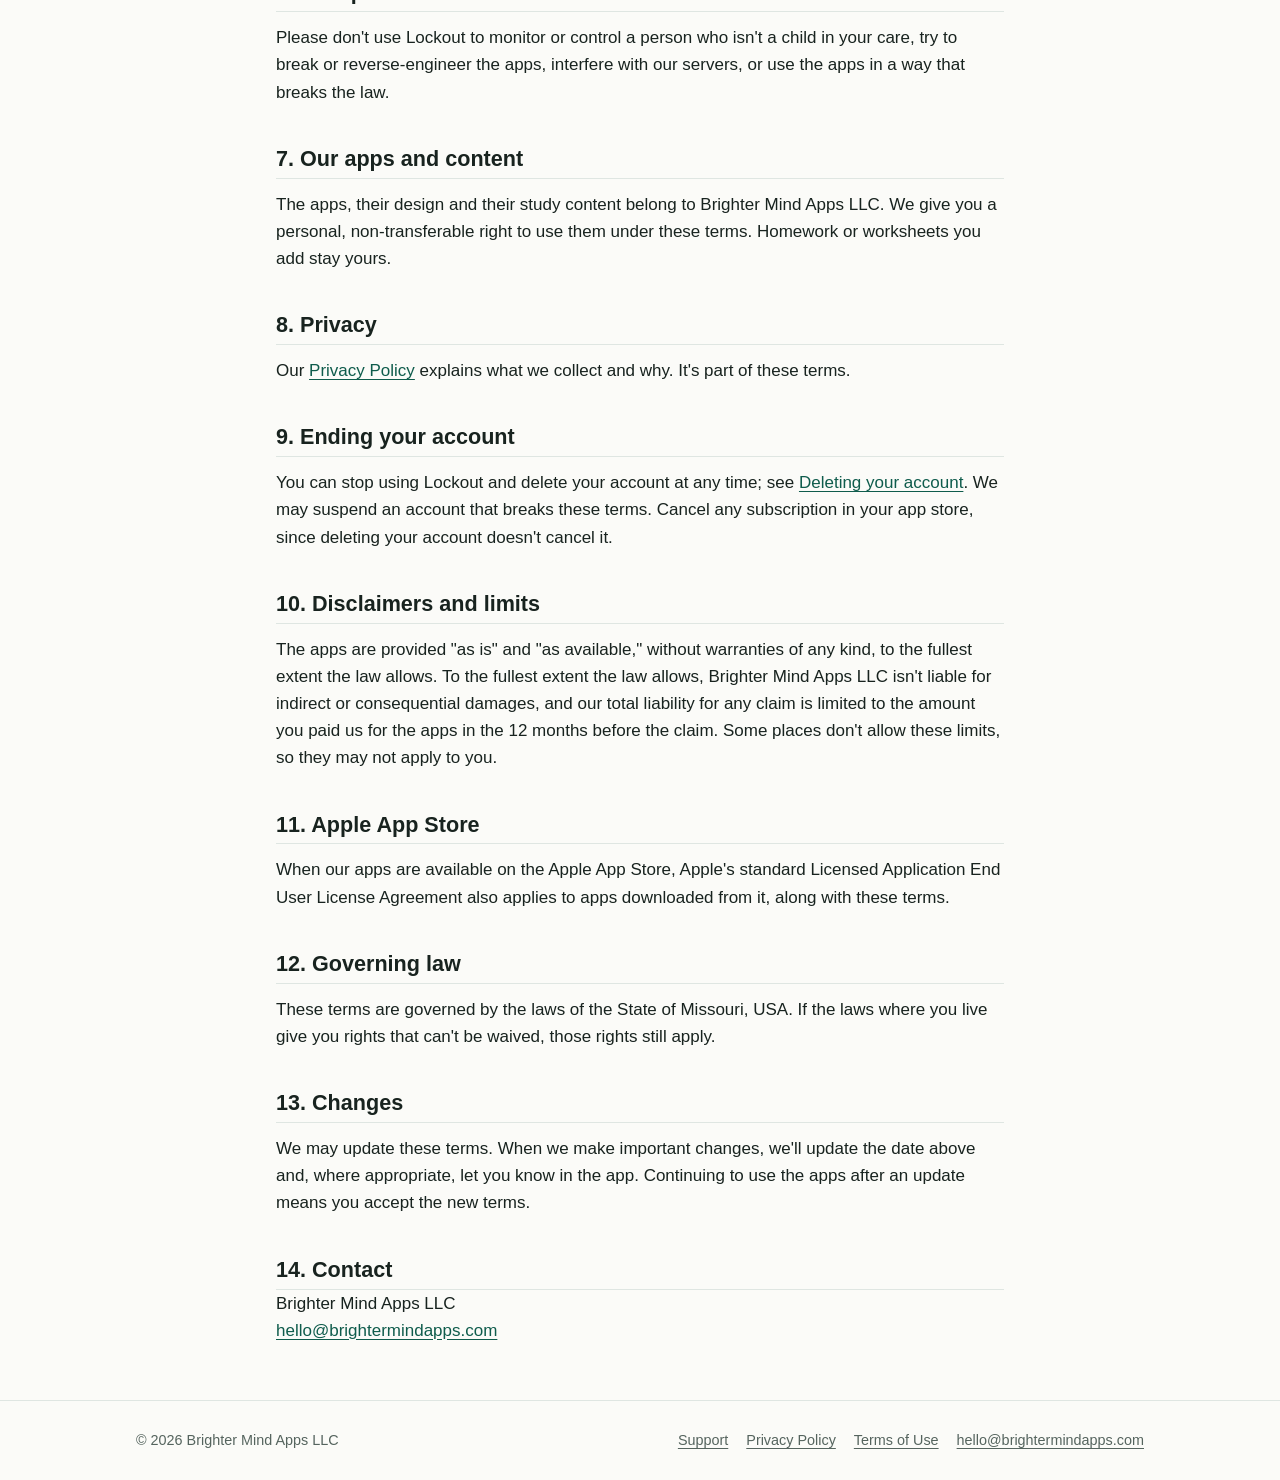
<file: terms/index.html>
<!DOCTYPE html>
<html lang="en">
<head>
<meta charset="utf-8">
<meta name="viewport" content="width=device-width, initial-scale=1, viewport-fit=cover">
<title>Terms of Use | Brighter Mind Apps</title>
<meta name="description" content="Terms of Use for Lockout and Lockout Parent.">
<link rel="stylesheet" href="../style.css">
</head>
<body>
<header class="site-head">
  <div class="wrap">
    <a class="brand" href="../"><svg class="brand-mark" viewBox="0 0 32 32" aria-hidden="true"><rect width="32" height="32" rx="9" fill="var(--accent)"/><path d="M7 22a9 9 0 0 1 18 0" fill="none" stroke="var(--sun)" stroke-width="3" stroke-linecap="round"/><path d="M16 7v3M8.5 10.5l2 2M23.5 10.5l-2 2" stroke="var(--accent-ink)" stroke-width="2.4" stroke-linecap="round"/><path d="M5 22h22" stroke="var(--accent-ink)" stroke-width="2.4" stroke-linecap="round"/></svg>Brighter Mind Apps</a>
    <nav class="nav" aria-label="Main">
      <a href="../">Home</a>
      <a href="../support/">Support</a>
      <a href="../privacy/">Privacy</a>
      <a href="../terms/" aria-current="page">Terms</a>
    </nav>
  </div>
</header>
<main>
<div class="wrap doc">
  <h1>Terms of Use</h1>
  <p class="meta">Last updated: November 25, 2026 &middot; Applies to Lockout, Lockout Parent and future Lockout apps</p>

  <div class="note">These terms are an agreement between you and Brighter Mind Apps LLC ("we," "us"). By creating an account or using our apps, you agree to them. If you don't agree, please don't use the apps.</div>

  <h2>1. What Lockout is</h2>
  <p>Lockout is a study and screen-time tool. A parent or guardian sets study goals and free-time limits in Lockout Parent, and the Lockout app on the child's device presents study content and unlocks free time when the goal is met.</p>

  <h2>2. Who can use it</h2>
  <ul>
    <li>Accounts must be created by an adult parent, guardian, or (for future classroom features) teacher. We call this person the Account Holder.</li>
    <li>The Account Holder may install Lockout only on devices they own or have the right to manage, for a child in their care.</li>
    <li>The Account Holder is responsible for keeping their password and parent PIN private and for activity on their account.</li>
  </ul>

  <h2>3. Free plan and Premium</h2>
  <ul>
    <li>Lockout is free to use. Premium is an optional, auto-renewing subscription that unlocks more parent controls.</li>
    <li>Subscriptions are sold and billed by the app store you bought from (Google Play today). The price is shown in the app before you buy.</li>
    <li>Your subscription renews automatically until you cancel. You can cancel at any time in your app store's subscription settings; cancelling stops future renewals, and you keep Premium until the end of the period you paid for.</li>
    <li>Refunds are handled by the app store under its own refund policy.</li>
    <li>We may change Premium features or prices. Price changes apply to future renewals and follow the app store's notice rules.</li>
  </ul>

  <h2>4. Study content</h2>
  <p>Some reading passages and questions are written with the help of an AI service and are reviewed by us before they're published in the app. We work to keep content accurate and age-appropriate, but it may occasionally contain mistakes. If you spot one, please tell us at <a href="mailto:hello@brightermindapps.com">hello@brightermindapps.com</a>.</p>

  <h2>5. A tool, not a guarantee</h2>
  <ul>
    <li>Lockout helps parents encourage study time. It doesn't guarantee that a child can't get around it, that any device will behave the same way, or any particular learning result.</li>
    <li>The study-time lock depends on device permissions and settings that can change, for example after a system update or if a permission is turned off.</li>
    <li>Emergency contacts in Lockout are a convenience. They don't replace a phone's own emergency calling. In an emergency, call your local emergency number.</li>
  </ul>

  <h2>6. Acceptable use</h2>
  <p>Please don't use Lockout to monitor or control a person who isn't a child in your care, try to break or reverse-engineer the apps, interfere with our servers, or use the apps in a way that breaks the law.</p>

  <h2>7. Our apps and content</h2>
  <p>The apps, their design and their study content belong to Brighter Mind Apps LLC. We give you a personal, non-transferable right to use them under these terms. Homework or worksheets you add stay yours.</p>

  <h2>8. Privacy</h2>
  <p>Our <a href="../privacy/">Privacy Policy</a> explains what we collect and why. It's part of these terms.</p>

  <h2>9. Ending your account</h2>
  <p>You can stop using Lockout and delete your account at any time; see <a href="../support/#delete-account">Deleting your account</a>. We may suspend an account that breaks these terms. Cancel any subscription in your app store, since deleting your account doesn't cancel it.</p>

  <h2>10. Disclaimers and limits</h2>
  <p>The apps are provided "as is" and "as available," without warranties of any kind, to the fullest extent the law allows. To the fullest extent the law allows, Brighter Mind Apps LLC isn't liable for indirect or consequential damages, and our total liability for any claim is limited to the amount you paid us for the apps in the 12 months before the claim. Some places don't allow these limits, so they may not apply to you.</p>

  <h2>11. Apple App Store</h2>
  <p>When our apps are available on the Apple App Store, Apple's standard Licensed Application End User License Agreement also applies to apps downloaded from it, along with these terms.</p>

  <h2>12. Governing law</h2>
  <p>These terms are governed by the laws of the State of Missouri, USA. If the laws where you live give you rights that can't be waived, those rights still apply.</p>

  <h2>13. Changes</h2>
  <p>We may update these terms. When we make important changes, we'll update the date above and, where appropriate, let you know in the app. Continuing to use the apps after an update means you accept the new terms.</p>

  <h2>14. Contact</h2>
  <address>
    Brighter Mind Apps LLC<br>
    <a href="mailto:hello@brightermindapps.com">hello@brightermindapps.com</a>
  </address>
</div>

</main>
<footer class="site-foot">
  <div class="wrap">
    <span>&copy; 2026 Brighter Mind Apps LLC</span>
    <nav aria-label="Footer">
      <a href="../support/">Support</a>
      <a href="../privacy/">Privacy Policy</a>
      <a href="../terms/">Terms of Use</a>
      <a href="mailto:hello@brightermindapps.com">hello@brightermindapps.com</a>
    </nav>
  </div>
</footer>
</body>
</html>
</file>
<file: style.css>
/* Brighter Mind Apps — shared styles.
   Layout: one centered column, a calm header bar, content bands that stack on phones.
   System fonts only, so the site makes no third-party requests. */
:root {
  --bg: #fbfbf8;
  --surface: #ffffff;
  --wash: #e6f0ec;
  --ink: #18231f;
  --soft: #55645e;
  --line: #dfe6e2;
  --accent: #0f5c4c;
  --accent-ink: #ffffff;
  --sun: #f2b544;
  --font-display: "Avenir Next", "Segoe UI Variable Display", "Segoe UI", "Helvetica Neue", Arial, sans-serif;
  --font-body: -apple-system, BlinkMacSystemFont, "Segoe UI", Roboto, "Helvetica Neue", Arial, sans-serif;
  --radius: 14px;
  color-scheme: light;
}
@media (prefers-color-scheme: dark) {
  :root:not([data-theme="light"]) {
    --bg: #101614; --surface: #17201d; --wash: #1d2e28; --ink: #e8efec; --soft: #a3b3ad;
    --line: #2a3833; --accent: #5cc4a8; --accent-ink: #0c1512; --sun: #f2b544;  color-scheme: dark;
  }
}
:root[data-theme="dark"] {
  --bg: #101614; --surface: #17201d; --wash: #1d2e28; --ink: #e8efec; --soft: #a3b3ad;
  --line: #2a3833; --accent: #5cc4a8; --accent-ink: #0c1512; --sun: #f2b544;  color-scheme: dark;
}

* { box-sizing: border-box; }
html { -webkit-text-size-adjust: 100%; }
body {
  margin: 0; background: var(--bg); color: var(--ink);
  font-family: var(--font-body); font-size: 17px; line-height: 1.6;
}
a { color: var(--accent); text-underline-offset: 3px; }
a:focus-visible, button:focus-visible { outline: 3px solid var(--sun); outline-offset: 2px; border-radius: 4px; }
img, svg { max-width: 100%; }
h1, h2, h3 { font-family: var(--font-display); line-height: 1.2; text-wrap: balance; margin: 0; }

.wrap {
  max-width: 1040px; margin: 0 auto;
  padding-left: max(16px, env(safe-area-inset-left, 0px));
  padding-right: max(16px, env(safe-area-inset-right, 0px));
}

/* Header */
.site-head { border-bottom: 1px solid var(--line); background: var(--bg); }
.site-head .wrap { display: flex; align-items: center; justify-content: space-between; gap: 16px; flex-wrap: wrap; padding-block: 14px; }
.brand { display: flex; align-items: center; gap: 10px; color: var(--ink); text-decoration: none; font-family: var(--font-display); font-weight: 700; font-size: 1.1rem; }
.brand-mark { width: 30px; height: 30px; flex: none; }
.nav { display: flex; gap: 6px 20px; flex-wrap: wrap; font-size: 0.95rem; }
.nav a { color: var(--soft); text-decoration: none; font-weight: 600; }
.nav a:hover, .nav a[aria-current="page"] { color: var(--accent); }

/* Hero */
.hero { padding-block: 56px 40px; }
.hero .wrap { display: grid; grid-template-columns: 1.15fr 0.85fr; gap: 40px; align-items: center; }
.hero h1 { font-size: clamp(2.1rem, 4.5vw, 3.2rem); letter-spacing: -0.01em; }
.hero p.lead { font-size: 1.2rem; color: var(--soft); max-width: 34em; margin: 18px 0 0; }
.hero-actions { display: flex; gap: 12px; flex-wrap: wrap; margin-top: 28px; }
.btn {
  display: inline-flex; align-items: center; gap: 8px; padding: 12px 20px;
  border-radius: 999px; font-weight: 700; text-decoration: none; font-size: 0.98rem;
}
.btn-primary { background: var(--accent); color: var(--accent-ink); }
.btn-ghost { border: 1.5px solid var(--line); color: var(--ink); }
.btn-primary:hover { filter: brightness(1.08); }
.btn-ghost:hover { border-color: var(--accent); }

/* Phone illustration */
.phone {
  width: min(280px, 100%); margin-inline: auto; aspect-ratio: 9 / 17;
  background: var(--surface); border: 10px solid var(--ink); border-radius: 36px;
  padding: 26px 18px; display: flex; flex-direction: column; gap: 14px;
}
.phone .eyebrow { font-size: 0.72rem; letter-spacing: 0.08em; text-transform: uppercase; color: var(--soft); font-weight: 700; }
.phone .goal { font-family: var(--font-display); font-weight: 700; font-size: 1.15rem; }
.task { display: flex; align-items: center; gap: 10px; font-size: 0.92rem; padding: 10px 12px; border-radius: 10px; background: var(--wash); }
.tick { width: 20px; height: 20px; border-radius: 50%; flex: none; display: grid; place-items: center; font-size: 0.75rem; font-weight: 800; }
.tick.done { background: var(--accent); color: var(--accent-ink); }
.tick.open { border: 2px solid var(--soft); }
.meter { height: 10px; border-radius: 999px; background: var(--line); overflow: hidden; }
.meter span { display: block; height: 100%; width: 66%; background: var(--accent); border-radius: inherit; }
.unlock { margin-top: auto; text-align: center; font-size: 0.9rem; color: var(--soft); }
.unlock strong { display: block; font-family: var(--font-display); font-size: 1.6rem; color: var(--ink); font-variant-numeric: tabular-nums; }
.figure-note { text-align: center; font-size: 0.8rem; color: var(--soft); margin-top: 10px; }

/* Sections */
.band { padding-block: 48px; }
.band.alt { background: var(--wash); }
.band h2 { font-size: clamp(1.6rem, 3vw, 2rem); }
.band .intro { color: var(--soft); max-width: 38em; margin: 10px 0 0; }

.steps { list-style: none; padding: 0; margin: 28px 0 0; display: grid; grid-template-columns: repeat(3, 1fr); gap: 20px; counter-reset: step; }
.steps li { counter-increment: step; min-width: 0; }
.steps li::before {
  content: counter(step); display: grid; place-items: center; width: 34px; height: 34px;
  border-radius: 50%; background: var(--accent); color: var(--accent-ink); font-weight: 800; margin-bottom: 10px;
}
.steps h3 { font-size: 1.1rem; margin-bottom: 4px; }
.steps p { margin: 0; color: var(--soft); }

.apps { display: grid; grid-template-columns: repeat(2, 1fr); gap: 20px; margin-top: 28px; }
.app {
  background: var(--surface); border: 1px solid var(--line); border-radius: var(--radius);
  padding: 24px; display: flex; flex-direction: column; gap: 10px; min-width: 0;
}
.app .where { font-size: 0.78rem; letter-spacing: 0.08em; text-transform: uppercase; font-weight: 700; color: var(--accent); }
.app h3 { font-size: 1.35rem; }
.app p { margin: 0; color: var(--soft); }
.app ul { margin: 4px 0 0; padding-left: 20px; color: var(--soft); }
.app .btn { margin-top: auto; align-self: flex-start; }

.plans { display: grid; grid-template-columns: repeat(2, 1fr); gap: 20px; margin-top: 28px; }
.plan { border: 1px solid var(--line); border-radius: var(--radius); padding: 22px 24px; background: var(--surface); min-width: 0; }
.plan h3 { font-size: 1.15rem; }
.plan ul { margin: 10px 0 0; padding-left: 20px; }
.plan.premium { border-color: var(--accent); }

.note-strip { display: flex; gap: 14px; align-items: flex-start; padding: 18px 20px; border-radius: var(--radius); background: var(--surface); border: 1px solid var(--line); margin-top: 28px; }
.note-strip svg { flex: none; width: 26px; height: 26px; color: var(--accent); }
.note-strip p { margin: 0; }

/* Long-form pages (privacy, terms, support) */
.doc { max-width: 760px; padding-block: 40px 56px; }
.doc h1 { font-size: clamp(1.9rem, 4vw, 2.4rem); }
.doc .meta { color: var(--soft); font-size: 0.92rem; margin: 8px 0 28px; }
.doc h2 { font-size: 1.35rem; margin-top: 40px; padding-bottom: 6px; border-bottom: 1px solid var(--line); }
.doc h3 { font-size: 1.08rem; margin-top: 26px; color: var(--accent); }
.doc p, .doc ul, .doc ol { margin: 12px 0; }
.doc ul, .doc ol { padding-left: 22px; }
.doc li { margin-bottom: 6px; }
.doc .note { background: var(--wash); border-left: 4px solid var(--accent); padding: 12px 16px; border-radius: 6px; margin: 18px 0; font-size: 0.97rem; }
.doc address { font-style: normal; }

.faq details { border-bottom: 1px solid var(--line); padding-block: 4px; }
.faq summary { cursor: pointer; font-weight: 700; padding-block: 12px; list-style-position: outside; }
.faq details p, .faq details ol, .faq details ul { margin-top: 0; }
.contact-card { margin-top: 24px; padding: 20px 22px; border-radius: var(--radius); background: var(--wash); }
.contact-card p { margin: 4px 0; }
.email { font-weight: 700; user-select: all; word-break: break-word; }


/* Footer */
.site-foot { border-top: 1px solid var(--line); padding-block: 28px; color: var(--soft); font-size: 0.9rem; }
.site-foot .wrap { display: flex; justify-content: space-between; gap: 12px 24px; flex-wrap: wrap; }
.site-foot nav { display: flex; gap: 6px 18px; flex-wrap: wrap; }
.site-foot a { color: var(--soft); }

@media (max-width: 760px) {
  .hero .wrap, .apps, .plans { grid-template-columns: 1fr; }
  .steps { grid-template-columns: 1fr; }
  .hero { padding-block: 36px 28px; }
}
@media (prefers-reduced-motion: reduce) { * { transition: none !important; animation: none !important; } }
</file>
